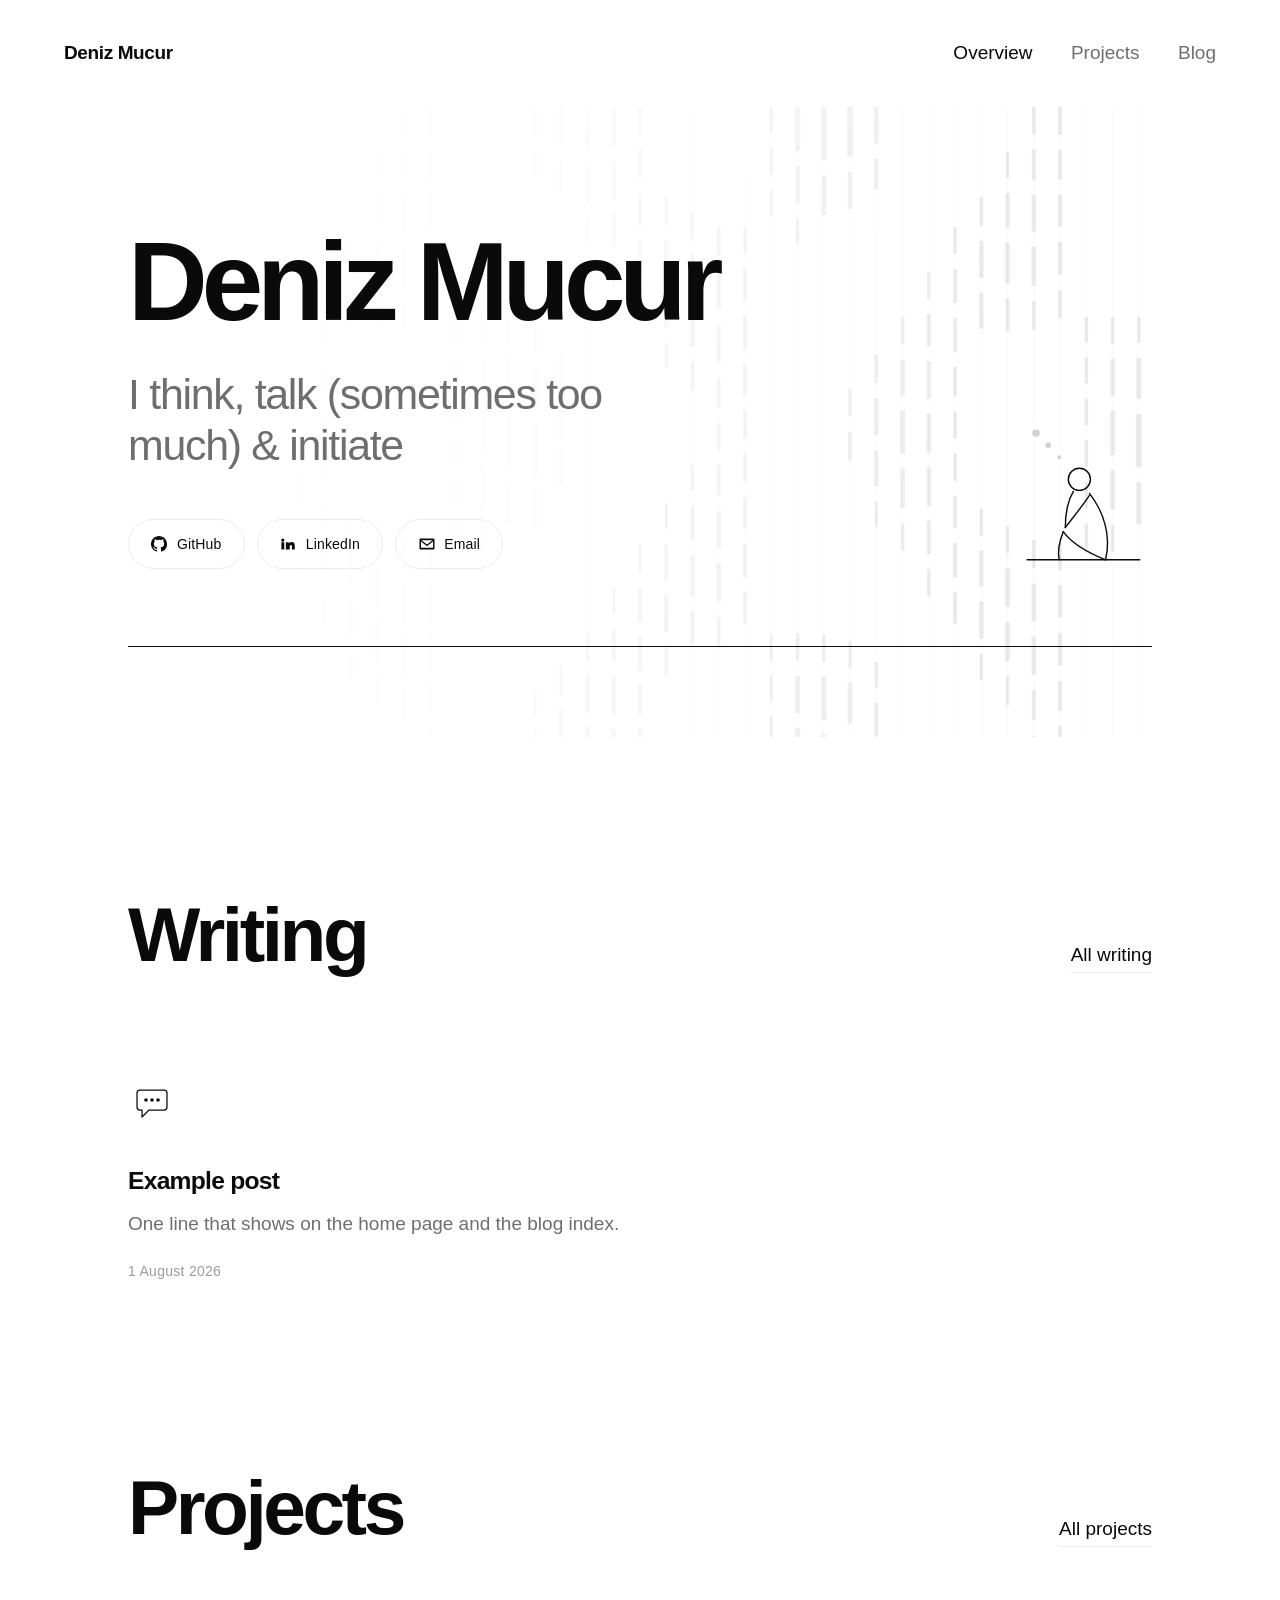
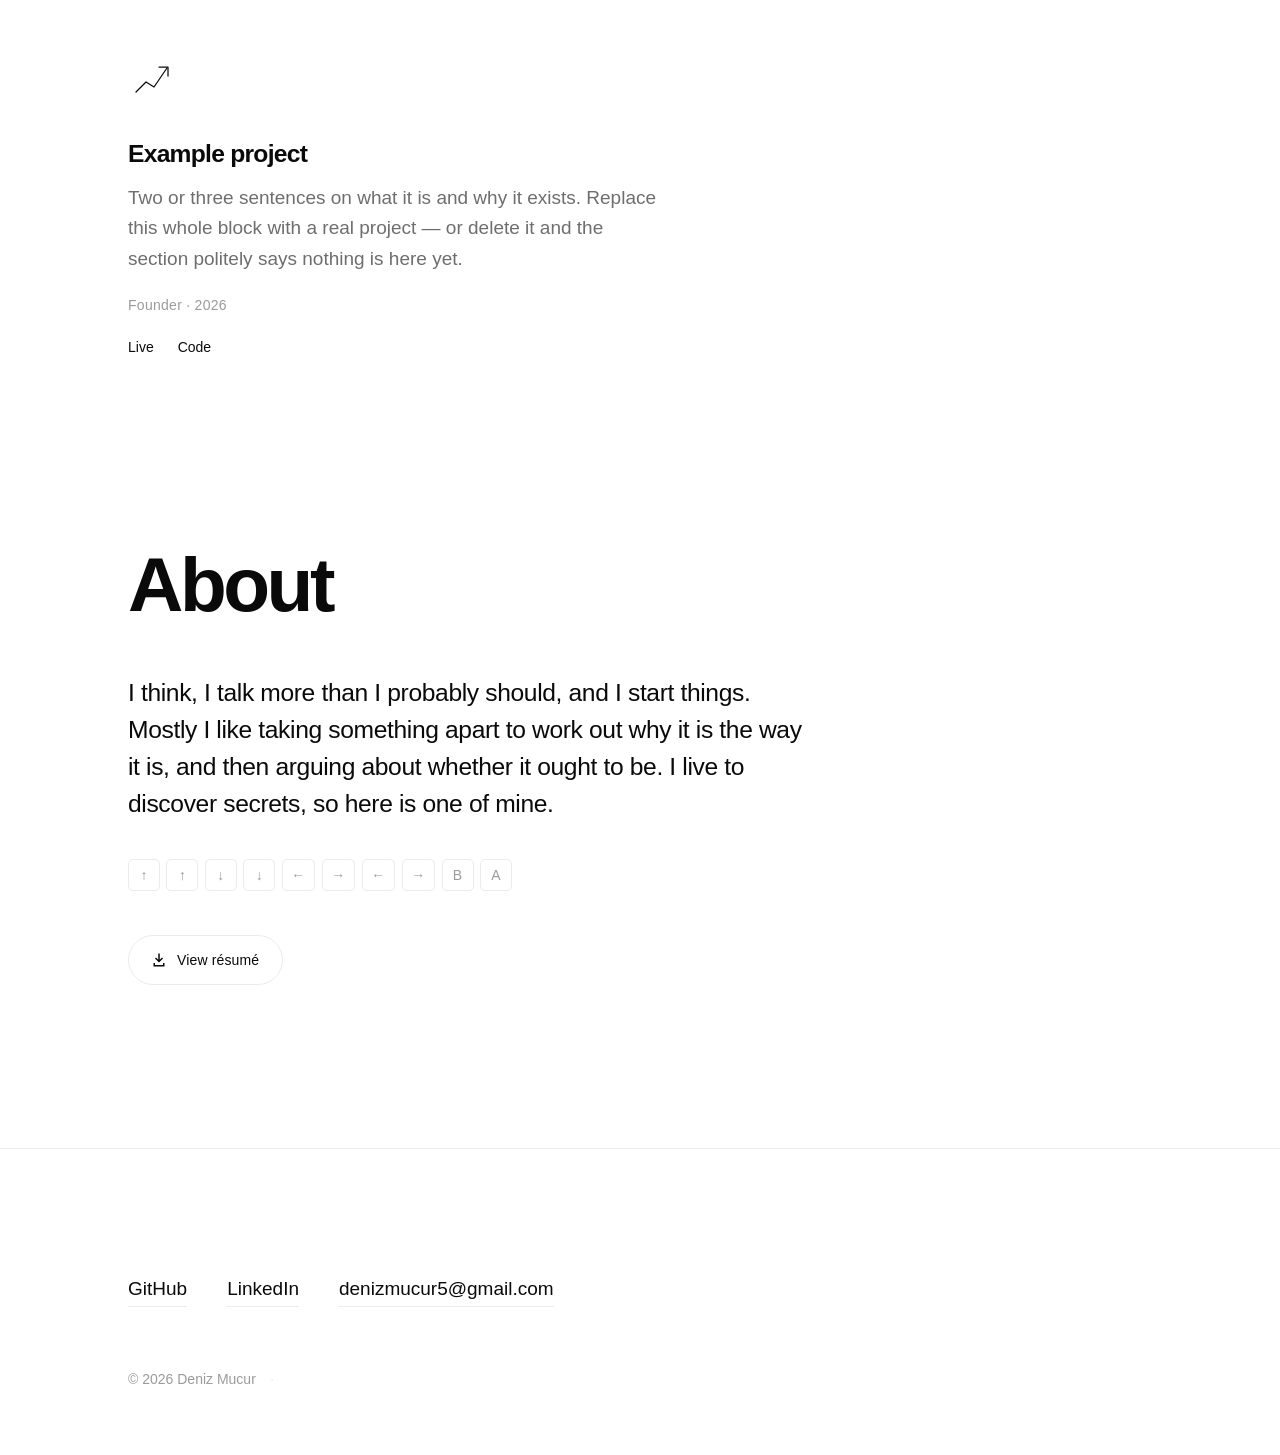
<file: index.html>
<!doctype html>
<html lang="en">
  <head>
    <meta charset="utf-8" />
    <meta name="viewport" content="width=device-width, initial-scale=1" />
    <title>Deniz Mucur</title>
    <meta
      name="description"
      content="Deniz Mucur — I think, talk (sometimes too much) & initiate."
    />
    <link rel="icon" href="favicon.svg" type="image/svg+xml" />
    <link rel="stylesheet" href="css/style.css" />

    <meta property="og:type" content="website" />
    <meta property="og:title" content="Deniz Mucur" />
    <meta
      property="og:description"
      content="I think, talk (sometimes too much) & initiate."
    />

    <script defer src="content.js"></script>
    <script defer src="js/glyphs.js"></script>
    <script defer src="js/site.js"></script>
    <script defer src="js/hero.js"></script>
    <script defer src="js/game.js"></script>
  </head>

  <body data-page="home">
    <a class="skip" href="#main">Skip to content</a>

    <header class="site-head wrap" data-site-head></header>

    <main id="main" class="wrap">
      <section class="hero">
        <canvas class="hero-bg" id="hero-bg" aria-hidden="true"></canvas>

        <div class="hero-inner">
          <div class="hero-copy">
            <!-- Text below is the fallback for no-JS; content.js is authoritative. -->
            <h1 class="hero-name">
              <span class="mask"><span class="lift" data-hero-name>Deniz Mucur</span></span>
            </h1>
            <p class="hero-tagline">
              <span class="mask"><span class="lift" data-hero-tagline>I think, talk (sometimes too much) &amp; initiate</span></span>
            </p>
            <div class="contact fade-up" data-contact>
              <a class="btn" href="https://github.com/denizzmcr">GitHub</a>
              <a class="btn" href="https://www.linkedin.com/in/deniz-mucur-66b63136b/">LinkedIn</a>
              <a class="btn" href="mailto:denizmucur5@gmail.com">Email</a>
            </div>
          </div>

          <!-- The thinker. Tilts toward the cursor; thoughts stir as you near it. -->
          <div class="hero-figure fade-up" data-thinker>
            <svg class="thinker" viewBox="0 0 140 150" role="img"
                 aria-label="A line drawing of a seated figure, thinking">
              <g class="thinker-thoughts" aria-hidden="true">
                <circle class="th th-1" cx="48" cy="38" r="2" />
                <circle class="th th-2" cx="37" cy="26" r="2.8" />
                <circle class="th th-3" cx="25" cy="14" r="3.8" />
              </g>
              <g class="thinker-body">
                <path d="M16 140 H128" />
                <!-- hunched back, up from the hip to the shoulder -->
                <path d="M94 140 C 100 116, 92 92, 78 74" />
                <!-- thigh drawn up to a raised knee, then the shin -->
                <path d="M94 140 C 84 136, 62 126, 52 112" />
                <path d="M52 112 C 48 122, 46 132, 48 140" />
                <!-- arm down to the elbow resting on that knee, then up to the chin -->
                <path d="M78 76 C 70 88, 60 100, 54 108" />
                <path d="M54 108 C 54 96, 56 82, 62 72" />
                <circle class="thinker-head" cx="68" cy="60" r="11" />
              </g>
            </svg>
          </div>
        </div>

        <div class="hero-rule" aria-hidden="true"></div>
      </section>

      <section class="section">
        <div class="section-head">
          <h2 class="section-title rise">Writing</h2>
          <a class="link link--static" href="blog.html">All writing</a>
        </div>
        <ul class="grid" data-home-posts></ul>
      </section>

      <section class="section">
        <div class="section-head">
          <h2 class="section-title rise">Projects</h2>
          <a class="link link--static" href="projects.html">All projects</a>
        </div>
        <ul class="grid" data-home-projects></ul>
      </section>

      <section class="section" data-about-section hidden>
        <h2 class="section-title rise">About</h2>
        <div class="about rise">
          <p class="about-text" data-about></p>
          <p class="about-secret" data-secret></p>
          <p class="about-actions" data-resume></p>
        </div>
      </section>
    </main>

    <footer class="site-foot" data-site-foot></footer>
  </body>
</html>
</file>
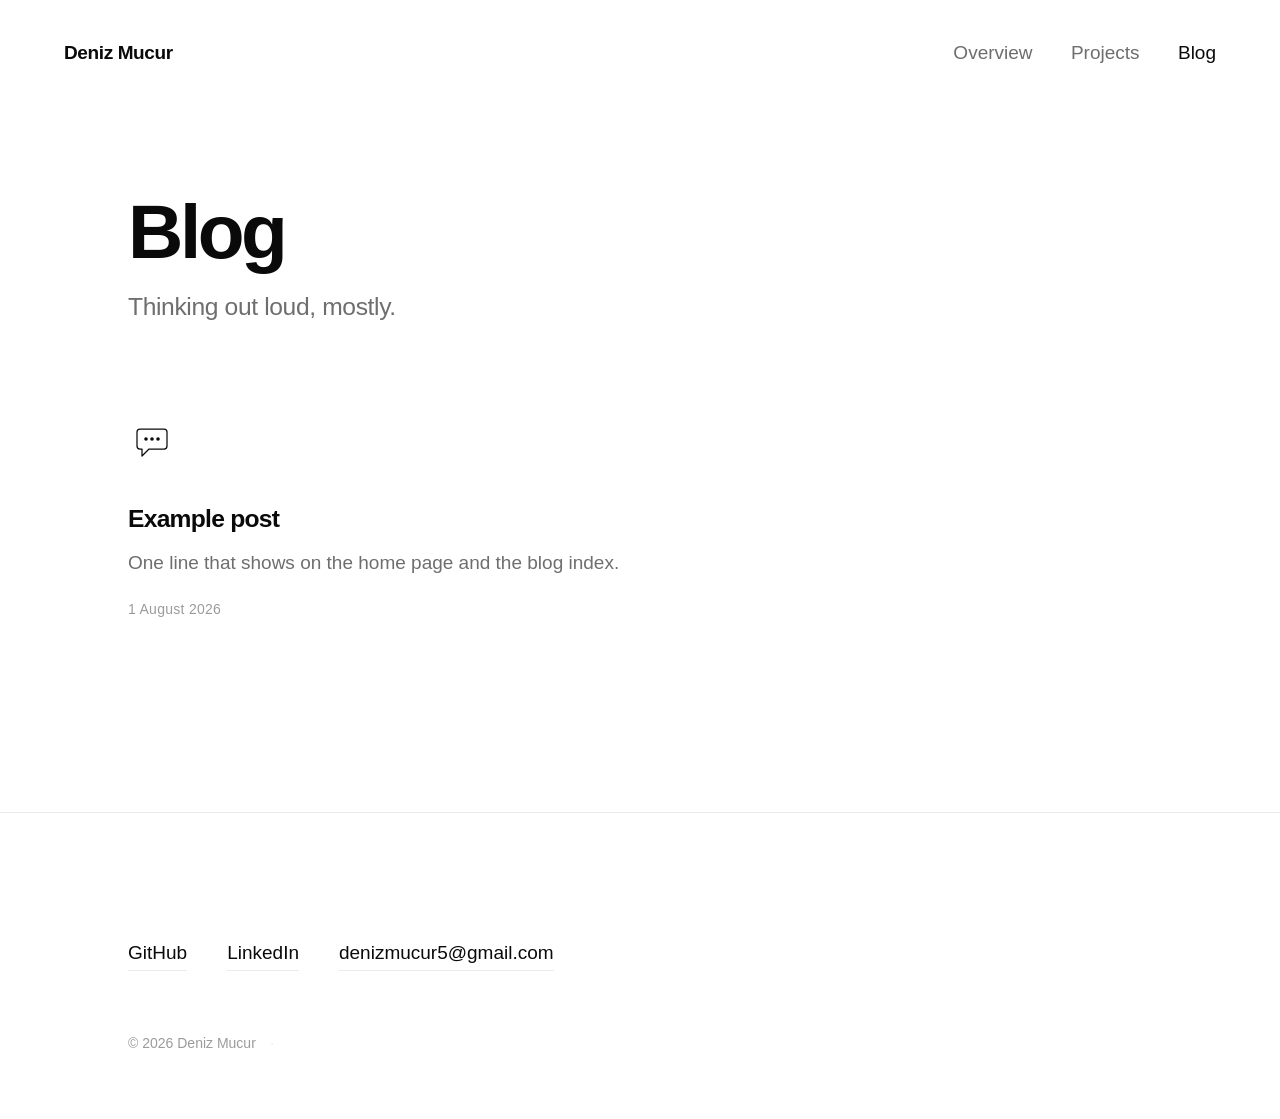
<file: blog.html>
<!doctype html>
<html lang="en">
  <head>
    <meta charset="utf-8" />
    <meta name="viewport" content="width=device-width, initial-scale=1" />
    <title>Blog — Deniz Mucur</title>
    <meta name="description" content="Writing by Deniz Mucur." />
    <link rel="icon" href="favicon.svg" type="image/svg+xml" />
    <link rel="stylesheet" href="css/style.css" />

    <script defer src="content.js"></script>
    <script defer src="js/glyphs.js"></script>
    <script defer src="js/site.js"></script>
    <script defer src="js/game.js"></script>
  </head>

  <body data-page="blog">
    <a class="skip" href="#main">Skip to content</a>

    <header class="site-head wrap" data-site-head></header>

    <main id="main" class="wrap">
      <div class="page-intro">
        <h1>Blog</h1>
        <p>Thinking out loud, mostly.</p>
      </div>
      <ul class="grid" data-all-posts></ul>
      <button class="more" data-more>Load more</button>
    </main>

    <footer class="site-foot" data-site-foot></footer>
  </body>
</html>
</file>
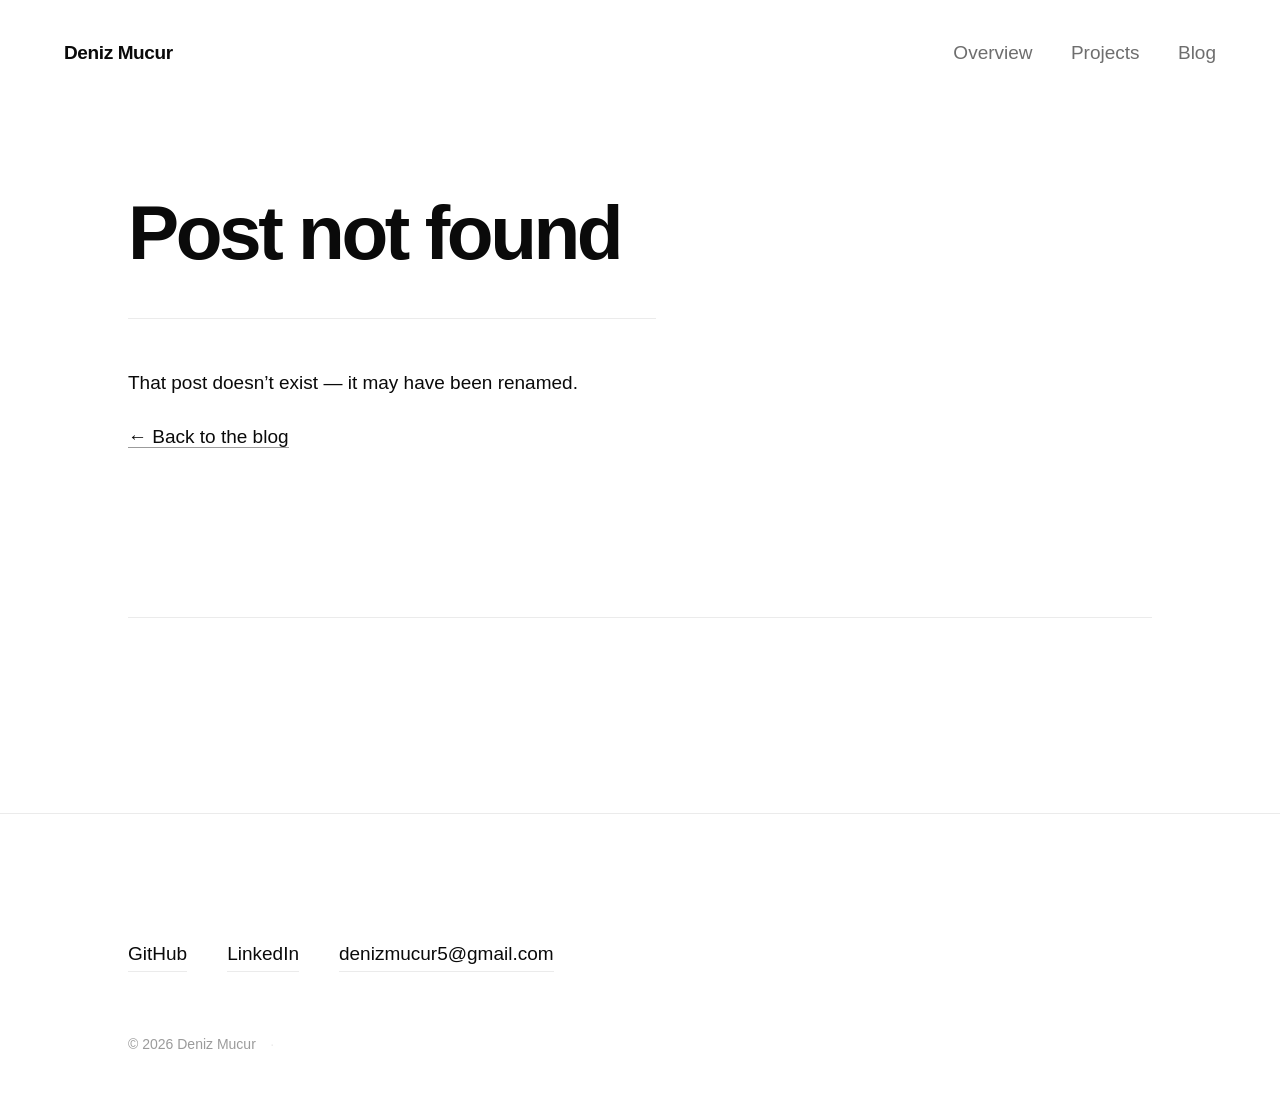
<file: post.html>
<!doctype html>
<html lang="en">
  <head>
    <meta charset="utf-8" />
    <meta name="viewport" content="width=device-width, initial-scale=1" />
    <title>Deniz Mucur</title>
    <meta name="description" content="" />
    <link rel="icon" href="favicon.svg" type="image/svg+xml" />
    <link rel="stylesheet" href="css/style.css" />

    <script defer src="vendor/marked.min.js"></script>
    <script defer src="content.js"></script>
    <script defer src="js/glyphs.js"></script>
    <script defer src="js/site.js"></script>
    <script defer src="js/post.js"></script>
    <script defer src="js/game.js"></script>
  </head>

  <body data-page="post">
    <a class="skip" href="#main">Skip to content</a>

    <header class="site-head wrap" data-site-head></header>

    <main id="main" class="wrap">
      <article>
        <div class="post-head" data-post-head></div>
        <div class="prose" data-post-body></div>
      </article>
      <nav class="post-nav" data-post-nav aria-label="More posts"></nav>
    </main>

    <footer class="site-foot" data-site-foot></footer>
  </body>
</html>
</file>
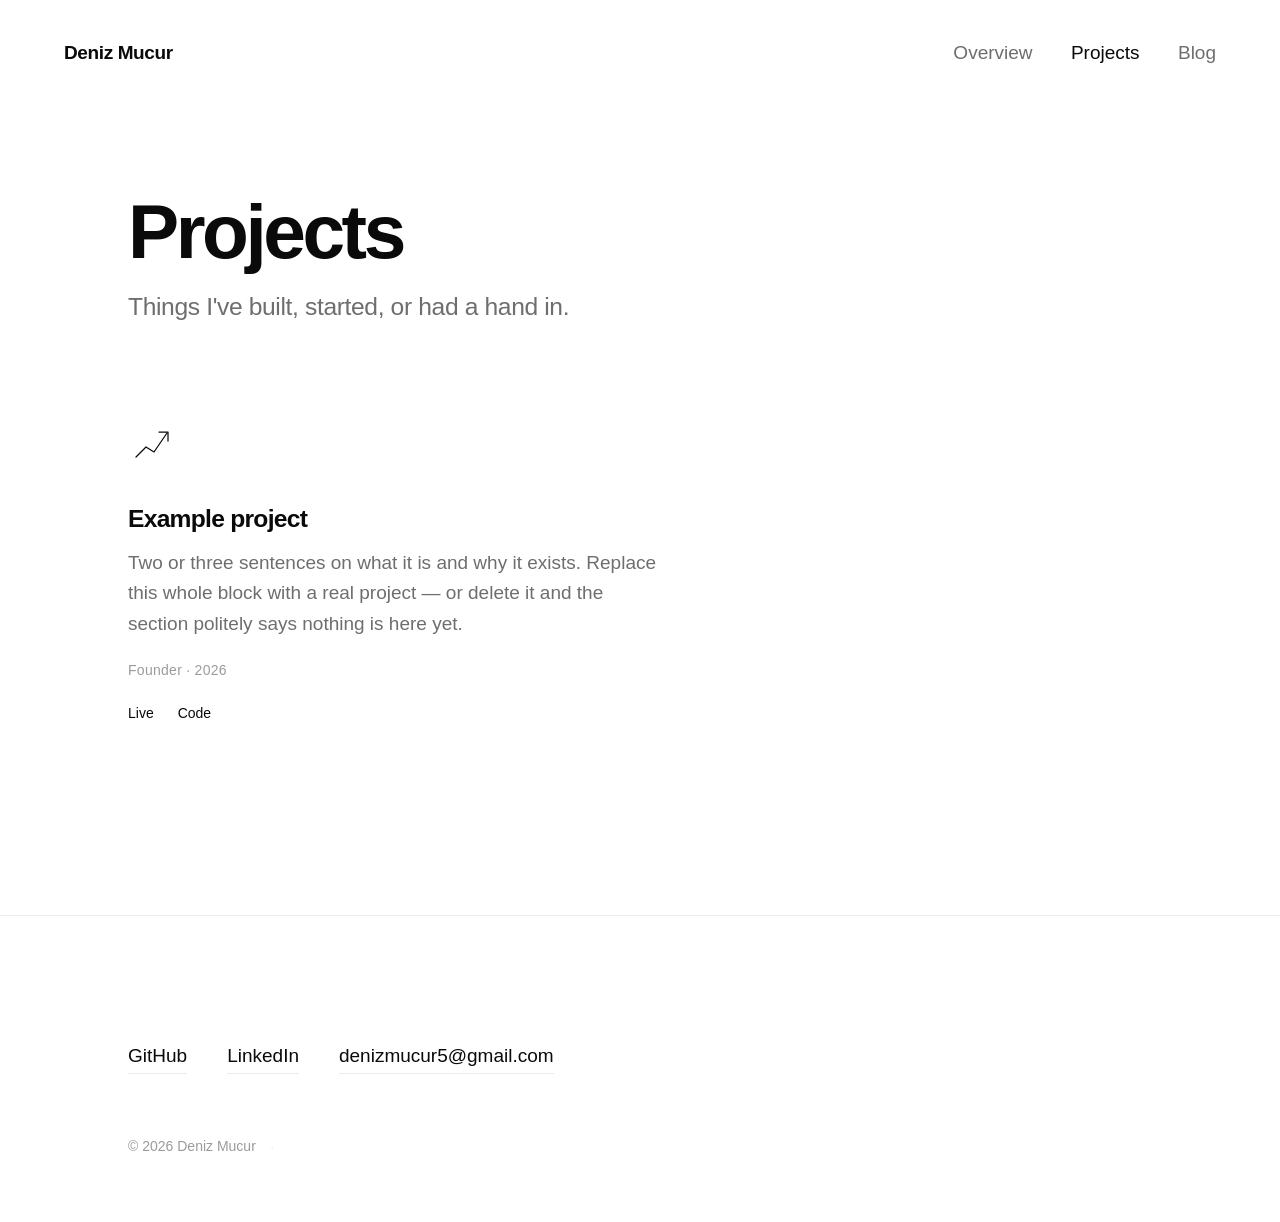
<file: projects.html>
<!doctype html>
<html lang="en">
  <head>
    <meta charset="utf-8" />
    <meta name="viewport" content="width=device-width, initial-scale=1" />
    <title>Projects — Deniz Mucur</title>
    <meta name="description" content="Things Deniz Mucur has built and started." />
    <link rel="icon" href="favicon.svg" type="image/svg+xml" />
    <link rel="stylesheet" href="css/style.css" />

    <script defer src="content.js"></script>
    <script defer src="js/glyphs.js"></script>
    <script defer src="js/site.js"></script>
    <script defer src="js/game.js"></script>
  </head>

  <body data-page="projects">
    <a class="skip" href="#main">Skip to content</a>

    <header class="site-head wrap" data-site-head></header>

    <main id="main" class="wrap">
      <div class="page-intro">
        <h1>Projects</h1>
        <p>Things I've built, started, or had a hand in.</p>
      </div>
      <ul class="grid" data-all-projects></ul>
    </main>

    <footer class="site-foot" data-site-foot></footer>
  </body>
</html>
</file>
<file: css/style.css>
/* ============================================================
   Deniz Mucur — personal site
   Ahlin-style minimalism: monochrome, oversized type, extreme
   whitespace, alternating flex card grid. All motion is CSS.
   ============================================================ */

/* ── Tokens ───────────────────────────────────────────────── */
:root {
  --bg: #ffffff;
  --ink: #0a0a0a; /* rich black — body and headings */
  --muted: #6e6e6e; /* metadata grey, AA on white */
  --faint: #9b9b9b;
  --rule: #ebebeb;

  --wrap: 72rem; /* page container */
  /* Body copy caps at ~70 characters a line. Note this is 50ch, not 70ch:
     `ch` is the width of "0", which is far wider than the average letter,
     so 70ch actually renders about 100 characters. 50ch measures out at
     ~72. Raise it if you want longer lines. */
  --measure: 50ch;

  /* fluid scale — small steps for text, oversized for headings */
  --step--1: clamp(0.8125rem, 0.79rem + 0.12vw, 0.875rem);
  --step-0: clamp(1.0625rem, 1.02rem + 0.22vw, 1.1875rem);
  --step-1: clamp(1.25rem, 1.14rem + 0.5vw, 1.625rem);
  --step-2: clamp(1.75rem, 1.4rem + 1.6vw, 2.75rem);
  --step-3: clamp(2.5rem, 1.75rem + 3.8vw, 5.5rem);
  --step-4: clamp(3rem, 1.7rem + 6.5vw, 8.5rem);

  /* whitespace */
  --gap: clamp(2rem, 1rem + 3vw, 3.5rem);
  --section-gap: clamp(6rem, 3rem + 9vw, 12rem);
  --card-pad: clamp(1.25rem, 2.2vw, 2rem);

  --sans: -apple-system, BlinkMacSystemFont, "Segoe UI", Inter, Roboto,
    "Helvetica Neue", Arial, sans-serif;
  --mono: ui-monospace, SFMono-Regular, "SF Mono", Menlo, Consolas, monospace;

  --ease: cubic-bezier(0.22, 0.61, 0.36, 1);
}

/* ── Reset ────────────────────────────────────────────────── */
*,
*::before,
*::after {
  box-sizing: border-box;
}
* {
  margin: 0;
}
html {
  -webkit-text-size-adjust: 100%;
}
body {
  background: var(--bg);
  color: var(--ink);
  font: 400 var(--step-0) / 1.6 var(--sans);
  -webkit-font-smoothing: antialiased;
  text-rendering: optimizeLegibility;
  overflow-x: hidden;
}
svg {
  display: block;
}
button {
  font: inherit;
  color: inherit;
  background: none;
  border: 0;
  cursor: pointer;
}
a {
  color: inherit;
}
ul,
ol {
  list-style: none;
  padding: 0;
}

:focus-visible {
  outline: 2px solid var(--ink);
  outline-offset: 4px;
  border-radius: 2px;
}

.skip {
  position: absolute;
  left: -9999px;
  top: 0;
  background: var(--ink);
  color: var(--bg);
  padding: 0.7rem 1.1rem;
  z-index: 100;
}
.skip:focus {
  left: 0.5rem;
  top: 0.5rem;
}

.visually-hidden {
  position: absolute;
  width: 1px;
  height: 1px;
  overflow: hidden;
  clip-path: inset(50%);
  white-space: nowrap;
}

/* ── Layout ───────────────────────────────────────────────── */
.wrap {
  width: 100%;
  max-width: var(--wrap);
  margin-inline: auto;
  padding-inline: clamp(1.5rem, 5vw, 4rem);
}

.section {
  margin-top: var(--section-gap);
}

/* Oversized, heavy section headers — the loudest thing on the page. */
.section-title {
  font-size: var(--step-3);
  font-weight: 700;
  line-height: 0.92;
  letter-spacing: -0.045em;
  margin-bottom: var(--gap);
}
.section-head {
  display: flex;
  align-items: flex-end;
  justify-content: space-between;
  flex-wrap: wrap;
  gap: 1rem var(--gap);
  margin-bottom: calc(var(--gap) * 1.5);
}
.section-head .section-title {
  margin-bottom: 0;
}

.empty {
  color: var(--faint);
  font-size: var(--step-0);
}

/* ── Animated underline, used on every inline link ────────── */
.link {
  position: relative;
  text-decoration: none;
  white-space: nowrap;
}
.link::after {
  content: "";
  position: absolute;
  left: 0;
  right: 0;
  bottom: -0.15em;
  height: 1px;
  background: currentColor;
  transform: scaleX(0);
  transform-origin: right center;
  transition: transform 0.45s var(--ease);
}
.link:hover::after,
.link:focus-visible::after {
  transform: scaleX(1);
  transform-origin: left center;
}
/* Links that read as standing text keep a resting rule that thickens. */
.link--static::after {
  transform: scaleX(1);
  transform-origin: left center;
  background: var(--rule);
  transition: background-color 0.35s var(--ease), height 0.35s var(--ease);
}
.link--static:hover::after,
.link--static:focus-visible::after {
  background: var(--ink);
  height: 2px;
}

/* ── Header ───────────────────────────────────────────────── */
.site-head {
  display: flex;
  align-items: baseline;
  justify-content: space-between;
  flex-wrap: wrap;
  gap: 1rem 2rem;
  padding: clamp(1.75rem, 3vw, 2.75rem) 0;
}
.brand {
  font-size: var(--step-0);
  font-weight: 600;
  letter-spacing: -0.02em;
  text-decoration: none;
}
.site-nav {
  display: flex;
  gap: clamp(1.25rem, 3vw, 2.5rem);
  font-size: var(--step-0);
}
.site-nav a {
  color: var(--muted);
  transition: color 0.3s var(--ease);
}
.site-nav a:hover,
.site-nav a[aria-current="page"] {
  color: var(--ink);
}

/* ── Hero: typography as the artwork ──────────────────────── */
.hero {
  position: relative;
  padding: clamp(4rem, 10vw, 11rem) 0 clamp(3rem, 7vw, 7rem);
}
/* The bar field sits behind everything and never eats a click. */
.hero-bg {
  position: absolute;
  inset: 0;
  width: 100%;
  height: 100%;
  z-index: 0;
  pointer-events: none;
  opacity: 0.7;
  /* Fades out across the headline so the field belongs to the figure
     on the right and never competes with the type on the left. */
  -webkit-mask-image: linear-gradient(
    100deg,
    transparent 10%,
    rgba(0, 0, 0, 0.14) 38%,
    #000 80%
  );
  mask-image: linear-gradient(
    100deg,
    transparent 10%,
    rgba(0, 0, 0, 0.14) 38%,
    #000 80%
  );
}
.hero-inner,
.hero-rule {
  position: relative;
  z-index: 1;
}
.hero-inner {
  display: flex;
  align-items: flex-end;
  justify-content: space-between;
  flex-wrap: wrap;
  gap: clamp(2rem, 5vw, 4rem);
}
.hero-copy {
  flex: 1 1 26rem;
}
.hero-name {
  font-size: var(--step-4);
  font-weight: 700;
  line-height: 0.86;
  letter-spacing: -0.055em;
}
.hero-tagline {
  margin-top: clamp(1.5rem, 3vw, 2.5rem);
  font-size: var(--step-2);
  font-weight: 400;
  line-height: 1.2;
  letter-spacing: -0.03em;
  color: var(--muted);
  max-width: 24ch;
}

/* ── Hero entrance: each line rises out of the ground ─────────
   A mask clips the line; the inner span starts below it and lifts
   into place. Long ease, staggered, so the page arrives rather
   than appears. */
.mask {
  display: block;
  overflow: hidden;
  /* room for descenders, which would otherwise be clipped */
  padding-bottom: 0.12em;
  margin-bottom: -0.12em;
}
.lift {
  display: block;
}
@media (prefers-reduced-motion: no-preference) {
  .lift {
    transform: translateY(115%);
    animation: lift 1.5s cubic-bezier(0.16, 1, 0.3, 1) var(--d, 0s) forwards;
  }
  .fade-up {
    opacity: 0;
    transform: translateY(22px);
    animation: fade-up 1.2s cubic-bezier(0.16, 1, 0.3, 1) var(--d, 0s) forwards;
  }
  .hero-rule {
    transform: scaleX(0);
    transform-origin: left center;
    animation: rule-grow 1.6s cubic-bezier(0.16, 1, 0.3, 1) var(--d, 0s) forwards;
  }
}
@keyframes lift {
  to {
    transform: none;
  }
}
@keyframes fade-up {
  to {
    opacity: 1;
    transform: none;
  }
}
@keyframes rule-grow {
  to {
    transform: scaleX(1);
  }
}

.hero-name .lift {
  --d: 0.15s;
}
.hero-tagline .lift {
  --d: 0.42s;
}
.hero .contact {
  --d: 0.72s;
}
.hero-figure {
  --d: 0.88s;
}
.hero-rule {
  --d: 1.05s;
  height: 1px;
  background: var(--ink);
  margin-top: clamp(3rem, 6vw, 5rem);
}

/* ── The thinker ──────────────────────────────────────────── */
.hero-figure {
  flex: 0 0 auto;
  width: clamp(6.5rem, 11vw, 9.5rem);
}
.thinker {
  width: 100%;
  height: auto;
  overflow: visible;
  fill: none;
  stroke: var(--ink);
  stroke-width: 1.4;
  stroke-linecap: round;
  stroke-linejoin: round;
}
/* Head leans toward the cursor. JS only sets --tilt; CSS does the moving. */
.thinker-head {
  transform: rotate(var(--tilt, 0deg));
  transform-box: view-box;
  transform-origin: 78px 74px; /* the neck, so the head pivots on it */
  transition: transform 0.7s var(--ease);
}
.thinker-thoughts circle {
  fill: var(--ink);
  stroke: none;
  opacity: calc(0.18 + var(--think, 0) * 0.62);
  transition: opacity 0.6s var(--ease);
}
@media (prefers-reduced-motion: no-preference) {
  .thinker-thoughts circle {
    animation: drift 4.5s ease-in-out infinite;
  }
  .th-2 {
    animation-delay: 0.5s;
  }
  .th-3 {
    animation-delay: 1s;
  }
  /* a click sends the top thought off */
  .hero-figure.has-idea .th-3 {
    animation: idea 1s var(--ease);
  }
}
@keyframes drift {
  0%,
  100% {
    transform: translateY(0);
  }
  50% {
    transform: translateY(-3px);
  }
}
@keyframes idea {
  0% {
    transform: translateY(0) scale(1);
    opacity: 1;
  }
  100% {
    transform: translateY(-22px) scale(1.8);
    opacity: 0;
  }
}

/* ── Contact row ──────────────────────────────────────────── */
.contact {
  display: flex;
  flex-wrap: wrap;
  gap: 0.75rem;
  margin-top: clamp(2rem, 4vw, 3rem);
}
.btn {
  display: inline-flex;
  align-items: center;
  gap: 0.6rem;
  padding: 0.8rem 1.4rem;
  border: 1px solid var(--rule);
  border-radius: 999px;
  font-size: var(--step--1);
  font-weight: 500;
  letter-spacing: 0.01em;
  text-decoration: none;
  white-space: nowrap;
  transition: border-color 0.35s var(--ease), transform 0.35s var(--ease),
    box-shadow 0.35s var(--ease);
}
.btn svg {
  width: 16px;
  height: 16px;
  flex: none;
  fill: currentColor;
}
.btn:hover {
  border-color: var(--ink);
  transform: translateY(-2px);
  box-shadow: 0 1px 1px rgb(0 0 0 / 0.04), 0 2px 4px rgb(0 0 0 / 0.04),
    0 6px 12px rgb(0 0 0 / 0.05);
}
.btn.is-copied {
  border-color: var(--ink);
}

/* ── Alternating card grid ────────────────────────────────────
   Flexbox: two half-width cards, then one full-width feature,
   repeating. Every third card spans the row. */
.grid {
  display: flex;
  flex-wrap: wrap;
  gap: calc(var(--gap) * 1.35) var(--gap);
  /* Pulled out by the card's own padding so card text sits on the same
     left edge as the section titles. Always smaller than the page
     gutter, so it can never cause a horizontal scrollbar. */
  margin-inline: calc(var(--card-pad) * -1);
}
.card {
  position: relative;
  flex: 1 1 calc(50% - var(--gap) / 2 - var(--card-pad));
  min-width: min(20rem, 100%);
  padding: var(--card-pad);
  border-radius: 4px;
  transition: transform 0.5s var(--ease), box-shadow 0.5s var(--ease);
}
.card:nth-child(3n) {
  flex-basis: 100%;
}

/* Layered shadow — many soft passes read as real depth. */
.card:hover {
  transform: translateY(-4px);
  box-shadow: 0 1px 1px rgb(0 0 0 / 0.03), 0 2px 2px rgb(0 0 0 / 0.03),
    0 4px 4px rgb(0 0 0 / 0.03), 0 8px 8px rgb(0 0 0 / 0.03),
    0 16px 16px rgb(0 0 0 / 0.03), 0 32px 32px rgb(0 0 0 / 0.04),
    0 48px 64px rgb(0 0 0 / 0.05);
}

.card-mark {
  display: block;
  width: 3rem;
  height: 3rem;
  margin-bottom: clamp(1.5rem, 3vw, 2.5rem);
  color: var(--ink);
}
.card-title {
  font-size: var(--step-1);
  font-weight: 600;
  line-height: 1.15;
  letter-spacing: -0.03em;
}
.card:nth-child(3n) .card-title {
  font-size: var(--step-2);
  letter-spacing: -0.035em;
}
.card:nth-child(3n) .card-mark {
  width: 4rem;
  height: 4rem;
}
.card-text {
  margin-top: 0.9rem;
  max-width: var(--measure);
  color: var(--muted);
}
.card-meta {
  margin-top: 1.25rem;
  font-size: var(--step--1);
  color: var(--faint);
  letter-spacing: 0.02em;
}
.card-links {
  display: flex;
  flex-wrap: wrap;
  gap: 1.5rem;
  margin-top: 1.25rem;
  font-size: var(--step--1);
}

/* Title link stretches over the whole card without nesting the DOM.
   Deliberately not .link — the card's own lift is the hover affordance. */
.card-hit {
  text-decoration: none;
  transition: color 0.35s var(--ease);
}
.card-hit::after {
  content: "";
  position: absolute;
  inset: 0;
  border-radius: inherit;
}
.card:hover .card-hit {
  color: var(--muted);
}

/* ── Blog list paging ─────────────────────────────────────── */
.more {
  display: block;
  margin: calc(var(--gap) * 2) auto 0;
  padding: 1rem 2rem;
  border: 1px solid var(--rule);
  border-radius: 999px;
  font-size: var(--step--1);
  font-weight: 500;
  transition: border-color 0.35s var(--ease), transform 0.35s var(--ease);
}
.more:hover {
  border-color: var(--ink);
  transform: translateY(-2px);
}
.more[hidden] {
  display: none;
}

/* ── About ────────────────────────────────────────────────── */
.about-text {
  max-width: var(--measure);
  font-size: var(--step-1);
  line-height: 1.5;
  letter-spacing: -0.015em;
}
.about-text:empty {
  display: none;
}
/* The easter egg code, as key caps that light up together on hover. */
.about-secret {
  display: flex;
  flex-wrap: wrap;
  gap: 0.4rem;
  margin-top: clamp(1.5rem, 3vw, 2.25rem);
}
.about-secret:empty {
  display: none;
}
.about-secret kbd {
  min-width: 2rem;
  padding: 0.5rem 0.55rem;
  font: 500 var(--step--1) / 1 var(--sans);
  text-align: center;
  color: var(--faint);
  border: 1px solid var(--rule);
  border-radius: 5px;
  transition: color 0.35s var(--ease), border-color 0.35s var(--ease),
    transform 0.35s var(--ease);
}
.about-secret:hover kbd {
  color: var(--ink);
  border-color: var(--ink);
}
.about-secret kbd:hover {
  transform: translateY(-2px);
}

.about-actions {
  margin-top: clamp(1.75rem, 3.5vw, 2.75rem);
  font-size: var(--step-0);
}

/* ── Page intro ───────────────────────────────────────────── */
.page-intro {
  padding: clamp(3rem, 7vw, 7rem) 0 clamp(2.5rem, 5vw, 5rem);
}
.page-intro h1 {
  font-size: var(--step-3);
  font-weight: 700;
  line-height: 0.92;
  letter-spacing: -0.045em;
}
.page-intro p {
  margin-top: 1.25rem;
  max-width: var(--measure);
  font-size: var(--step-1);
  color: var(--muted);
  letter-spacing: -0.015em;
}

/* ── Post ─────────────────────────────────────────────────── */
.post-head {
  padding: clamp(3rem, 7vw, 7rem) 0 clamp(2rem, 4vw, 3rem);
}
.post-head h1 {
  font-size: var(--step-3);
  font-weight: 700;
  line-height: 0.95;
  letter-spacing: -0.045em;
  max-width: 18ch;
}
.post-date {
  margin-top: 1.5rem;
  color: var(--faint);
  font-size: var(--step--1);
  letter-spacing: 0.02em;
}

.prose {
  max-width: var(--measure);
  padding-top: clamp(2rem, 4vw, 3rem);
  border-top: 1px solid var(--rule);
  line-height: 1.7;
}
.prose > * + * {
  margin-top: 1.4rem;
}
.prose h2 {
  margin-top: 3.5rem;
  font-size: var(--step-2);
  font-weight: 700;
  letter-spacing: -0.035em;
  line-height: 1.1;
}
.prose h3 {
  margin-top: 2.5rem;
  font-size: var(--step-1);
  font-weight: 600;
  letter-spacing: -0.02em;
}
.prose ul,
.prose ol {
  padding-left: 1.4rem;
  list-style: disc;
}
.prose ol {
  list-style: decimal;
}
.prose li + li {
  margin-top: 0.5rem;
}
.prose a {
  text-decoration: none;
  border-bottom: 1px solid var(--faint);
  transition: border-color 0.35s var(--ease);
}
.prose a:hover {
  border-bottom-color: var(--ink);
}
.prose blockquote {
  padding-left: 1.5rem;
  border-left: 2px solid var(--ink);
  color: var(--muted);
}
.prose code {
  font: 0.88em/1.5 var(--mono);
  background: #f5f5f5;
  padding: 0.15em 0.4em;
  border-radius: 3px;
}
.prose pre {
  background: #f5f5f5;
  border-radius: 4px;
  padding: 1.25rem 1.5rem;
  overflow-x: auto;
}
.prose pre code {
  background: none;
  padding: 0;
  font-size: 0.85rem;
}
.prose hr {
  border: 0;
  border-top: 1px solid var(--rule);
  margin: 3rem 0;
}

.post-nav {
  display: flex;
  flex-wrap: wrap;
  justify-content: space-between;
  gap: 1.5rem 2rem;
  margin-top: var(--section-gap);
  padding-top: 2rem;
  border-top: 1px solid var(--rule);
  font-size: var(--step--1);
  color: var(--muted);
}
.post-nav-next {
  margin-left: auto;
  text-align: right;
}

/* ── Footer ───────────────────────────────────────────────── */
.site-foot {
  margin-top: var(--section-gap);
  padding: clamp(3rem, 6vw, 5rem) 0 clamp(3rem, 5vw, 4rem);
  border-top: 1px solid var(--rule);
}
.foot-bio {
  max-width: var(--measure);
  font-size: var(--step-1);
  letter-spacing: -0.015em;
  color: var(--muted);
}
.foot-bio:empty {
  display: none;
}
.foot-links {
  display: flex;
  flex-wrap: wrap;
  gap: 1.25rem 2.5rem;
  margin-top: clamp(2rem, 4vw, 3rem);
  font-size: var(--step-0);
}
.colophon {
  display: flex;
  align-items: center;
  gap: 0.5rem;
  margin-top: clamp(2.5rem, 5vw, 4rem);
  font-size: var(--step--1);
  color: var(--faint);
}
.egg {
  padding: 0 0.4rem;
  color: var(--rule);
  line-height: 1;
  transition: color 0.35s var(--ease);
}
.egg:hover {
  color: var(--ink);
}

/* ── Glyph marks ──────────────────────────────────────────── */
.glyph {
  width: 100%;
  height: 100%;
  fill: none;
  stroke: currentColor;
  stroke-width: 1.25;
  stroke-linecap: round;
  stroke-linejoin: round;
  overflow: hidden; /* keeps the wave inside its box as it slides */
}
.glyph .g-dot,
.glyph .g-cell,
.glyph .g-core {
  fill: currentColor;
  stroke: none;
}
/* 100 comfortably exceeds the longest line in a 48-unit box, so at
   offset 0 the whole stroke shows and at offset 100 none of it does. */
.glyph .g-edge,
.glyph .g-draw,
.glyph .g-tip,
.glyph .g-rays line {
  stroke-dasharray: 100;
  stroke-dashoffset: 0;
}
.glyph :where(.g-node, .g-cell, .g-core, .g-layer) {
  transform-box: fill-box;
  transform-origin: center;
}

@keyframes g-draw {
  from {
    stroke-dashoffset: 100;
  }
  to {
    stroke-dashoffset: 0;
  }
}
@keyframes g-pop {
  0% {
    transform: scale(0.4);
    opacity: 0;
  }
  60% {
    transform: scale(1.15);
    opacity: 1;
  }
  100% {
    transform: scale(1);
    opacity: 1;
  }
}
@keyframes g-fade {
  from {
    opacity: 0;
    transform: scale(0.5);
  }
  to {
    opacity: 1;
    transform: scale(1);
  }
}
@keyframes g-type {
  0%,
  60%,
  100% {
    opacity: 0.25;
    transform: translateY(0);
  }
  30% {
    opacity: 1;
    transform: translateY(-2px);
  }
}
@keyframes g-slide {
  to {
    transform: translateX(16px);
  }
}
@keyframes g-spin {
  to {
    transform: rotate(360deg);
  }
}
@keyframes g-spread {
  0% {
    transform: translateY(0);
  }
  55% {
    transform: translateY(var(--dy, 0));
  }
  100% {
    transform: translateY(0);
  }
}

.card:hover .g-edge,
.card:hover .g-draw,
.card:hover .g-rays line {
  animation: g-draw 0.7s var(--ease) backwards;
}
.card:hover .g-tip {
  animation: g-draw 0.4s var(--ease) 0.45s backwards;
}
.card:hover .g-node {
  animation: g-pop 0.5s var(--ease) backwards;
}
.card:hover .g-cell {
  animation: g-fade 0.4s var(--ease) backwards;
}
.card:hover .g-core {
  animation: g-pop 0.45s var(--ease) 0.2s backwards;
}
.card:hover .g-layer {
  animation: g-spread 0.7s var(--ease);
}
.card:hover .g-dot {
  animation: g-type 1.1s ease-in-out infinite;
}
.card:hover .g-wave {
  animation: g-slide 1.6s linear infinite;
}
.card:hover .g-orbiter {
  transform-box: view-box;
  transform-origin: 24px 24px;
  animation: g-spin 2.4s linear infinite;
}

/* staggers */
.glyph .g-node:nth-of-type(1) { animation-delay: 0.1s; }
.glyph .g-node:nth-of-type(2) { animation-delay: 0.2s; }
.glyph .g-node:nth-of-type(3) { animation-delay: 0.3s; }
.glyph .g-node:nth-of-type(4) { animation-delay: 0.4s; }
.glyph .g-cell:nth-of-type(3n + 1) { animation-delay: 0.05s; }
.glyph .g-cell:nth-of-type(3n + 2) { animation-delay: 0.15s; }
.glyph .g-cell:nth-of-type(3n) { animation-delay: 0.25s; }
.glyph .g-rays line:nth-of-type(even) { animation-delay: 0.12s; }
.glyph .g-dot:nth-of-type(2) { animation-delay: 0.15s; }
.glyph .g-dot:nth-of-type(3) { animation-delay: 0.3s; }
.glyph .g-layer:nth-of-type(1) { --dy: 5px; }
.glyph .g-layer:nth-of-type(2) { --dy: 0px; }
.glyph .g-layer:nth-of-type(3) { --dy: -5px; }

/* ── Scroll-linked reveal, no JavaScript ──────────────────────
   animation-timeline: view() ties the animation to the element's
   own progress through the viewport. Where it isn't supported the
   rule never applies and content is simply visible. */
@supports (animation-timeline: view()) {
  @media (prefers-reduced-motion: no-preference) {
    .rise {
      animation: rise-in linear both;
      animation-timeline: view();
      animation-range: entry 0% entry 55%;
    }
  }
}
@keyframes rise-in {
  from {
    opacity: 0;
    transform: translateY(28px);
  }
  to {
    opacity: 1;
    transform: none;
  }
}

/* ── Mini game overlay ────────────────────────────────────── */
.game {
  position: fixed;
  inset: 0;
  z-index: 50;
  display: grid;
  place-items: center;
  background: rgb(255 255 255 / 0.94);
  backdrop-filter: blur(8px);
  padding: 1.5rem;
}
.game[hidden] {
  display: none;
}
.game-panel {
  text-align: center;
}
.game-score {
  display: flex;
  justify-content: space-between;
  align-items: baseline;
  margin-bottom: 1rem;
  font-size: var(--step--1);
  color: var(--muted);
  font-variant-numeric: tabular-nums;
  letter-spacing: 0.02em;
}
#game-canvas {
  border: 1px solid var(--rule);
  border-radius: 4px;
  background: var(--bg);
  touch-action: none;
  width: min(84vw, 72vh, 30rem);
  height: min(84vw, 72vh, 30rem);
}
.game-hint {
  margin-top: 1.25rem;
  font-size: var(--step--1);
  color: var(--faint);
}
.game-close {
  position: absolute;
  top: 1.5rem;
  right: 1.5rem;
  padding: 0.4rem 0.7rem;
  font-size: 1.5rem;
  line-height: 1;
  color: var(--muted);
  transition: color 0.3s var(--ease);
}
.game-close:hover {
  color: var(--ink);
}

/* ── Responsive ───────────────────────────────────────────── */
@media (max-width: 46rem) {
  :root {
    --card-pad: 0rem;
  }
  .card {
    flex-basis: 100%;
    padding-block: 0;
  }
  .card:hover {
    transform: none;
    box-shadow: none;
  }
  .card:nth-child(3n) .card-title {
    font-size: var(--step-1);
  }
  .card:nth-child(3n) .card-mark {
    width: 3rem;
    height: 3rem;
  }
  .grid {
    gap: calc(var(--gap) * 1.25);
  }
}

/* ── Reduced motion ───────────────────────────────────────── */
@media (prefers-reduced-motion: reduce) {
  *,
  *::before,
  *::after {
    animation-duration: 0.001ms !important;
    animation-iteration-count: 1 !important;
    transition-duration: 0.001ms !important;
  }
}
</file>
